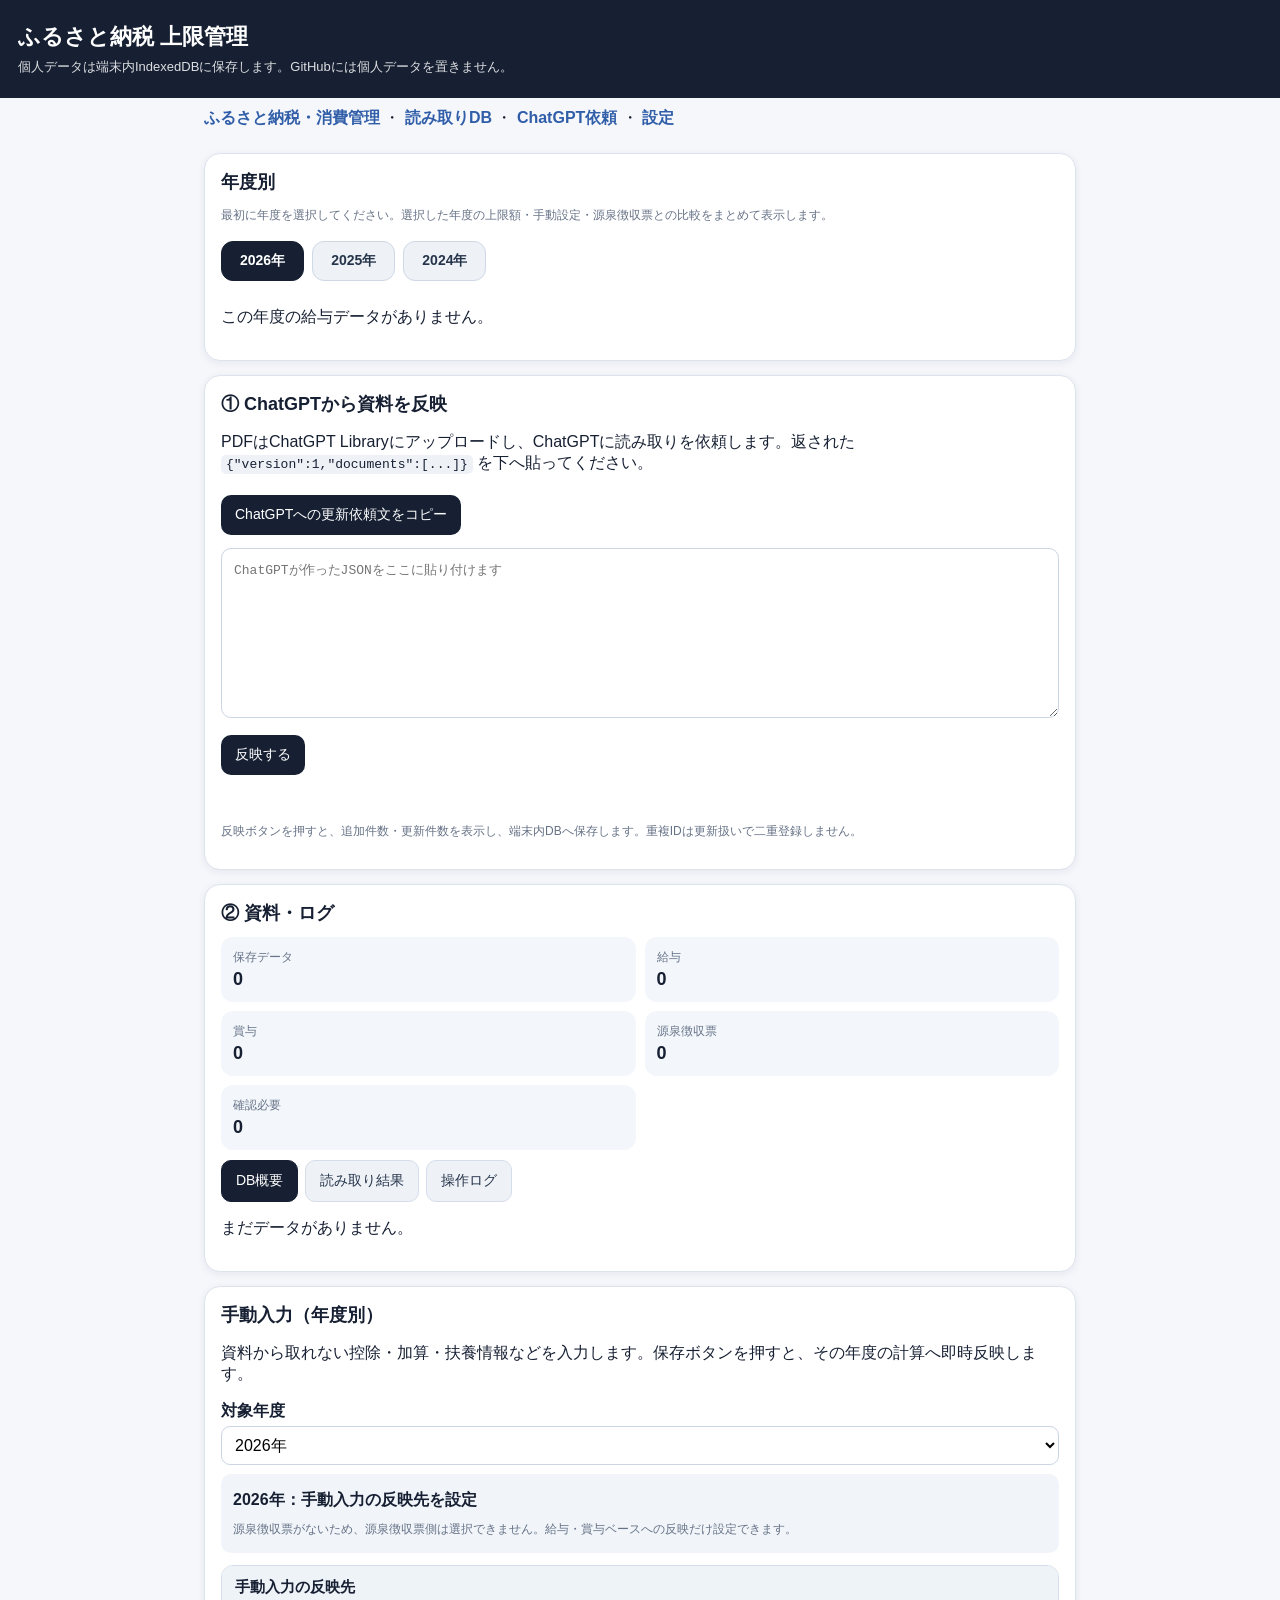
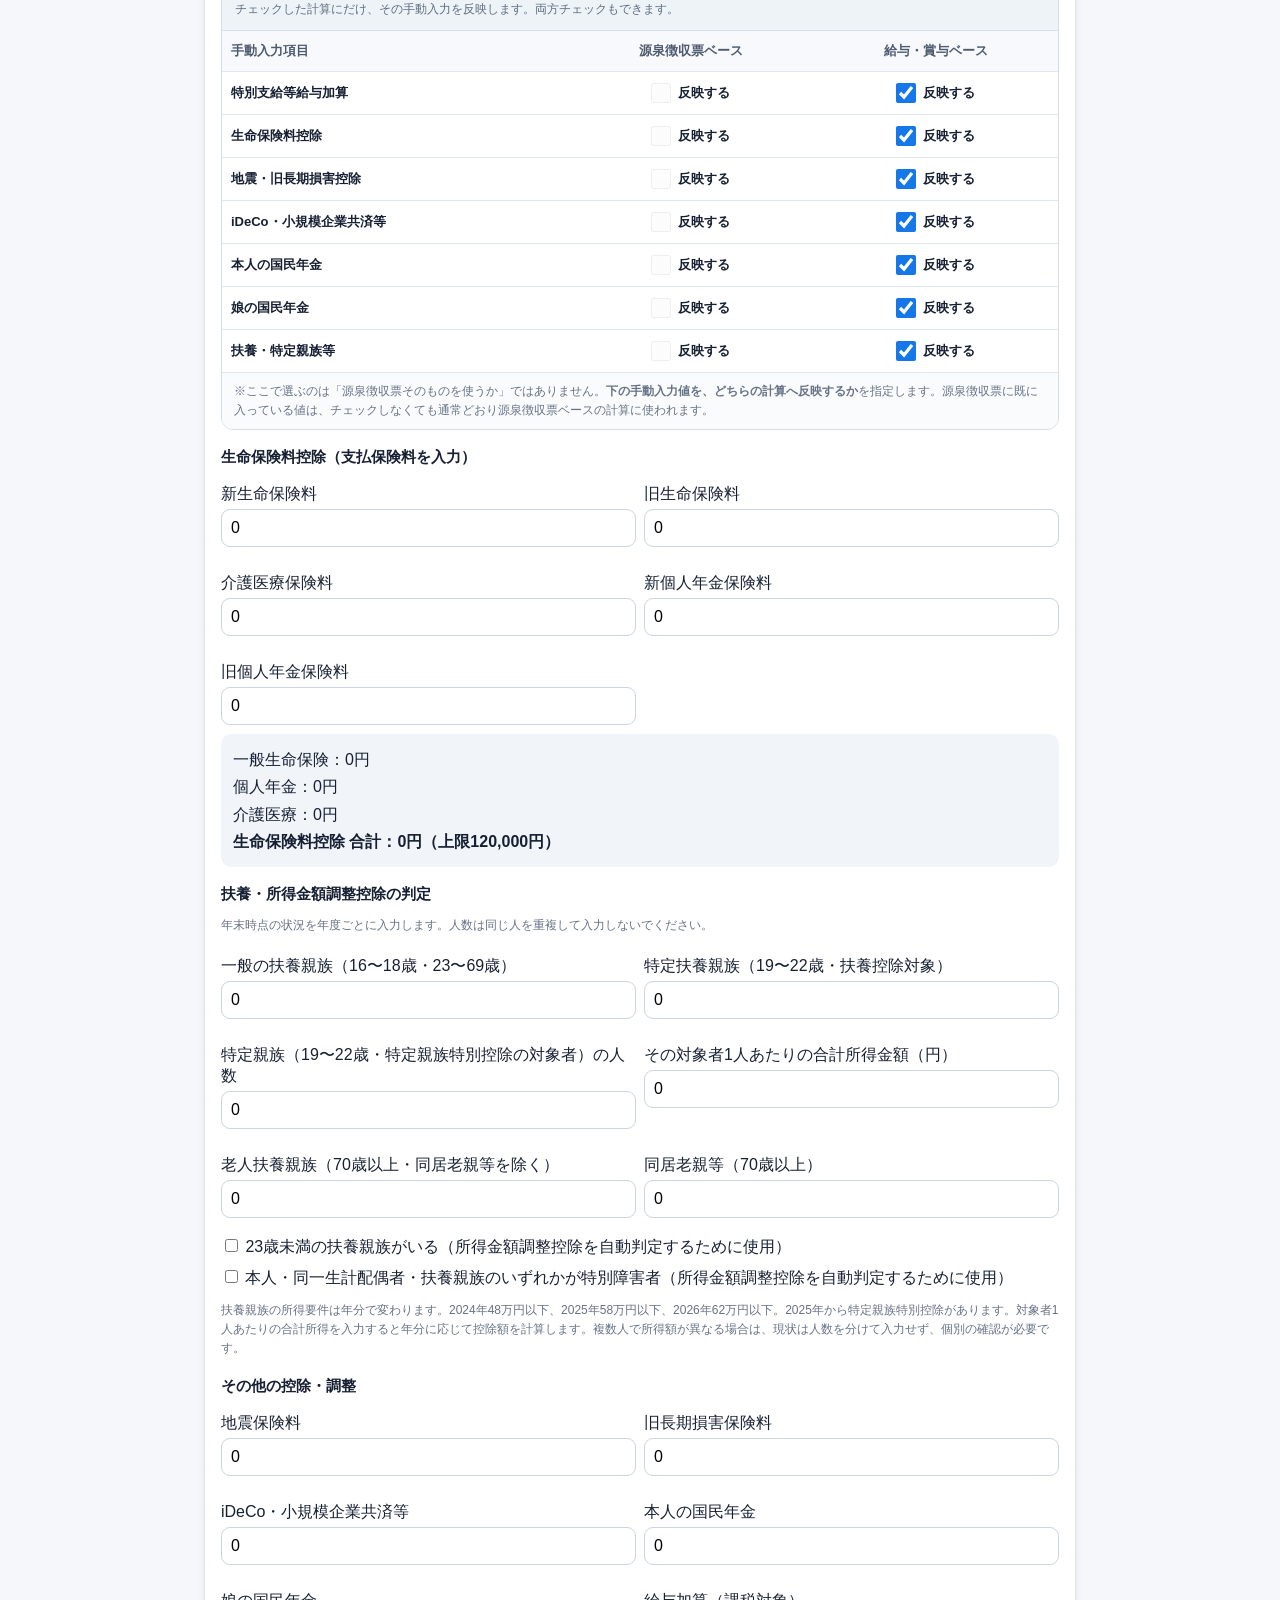
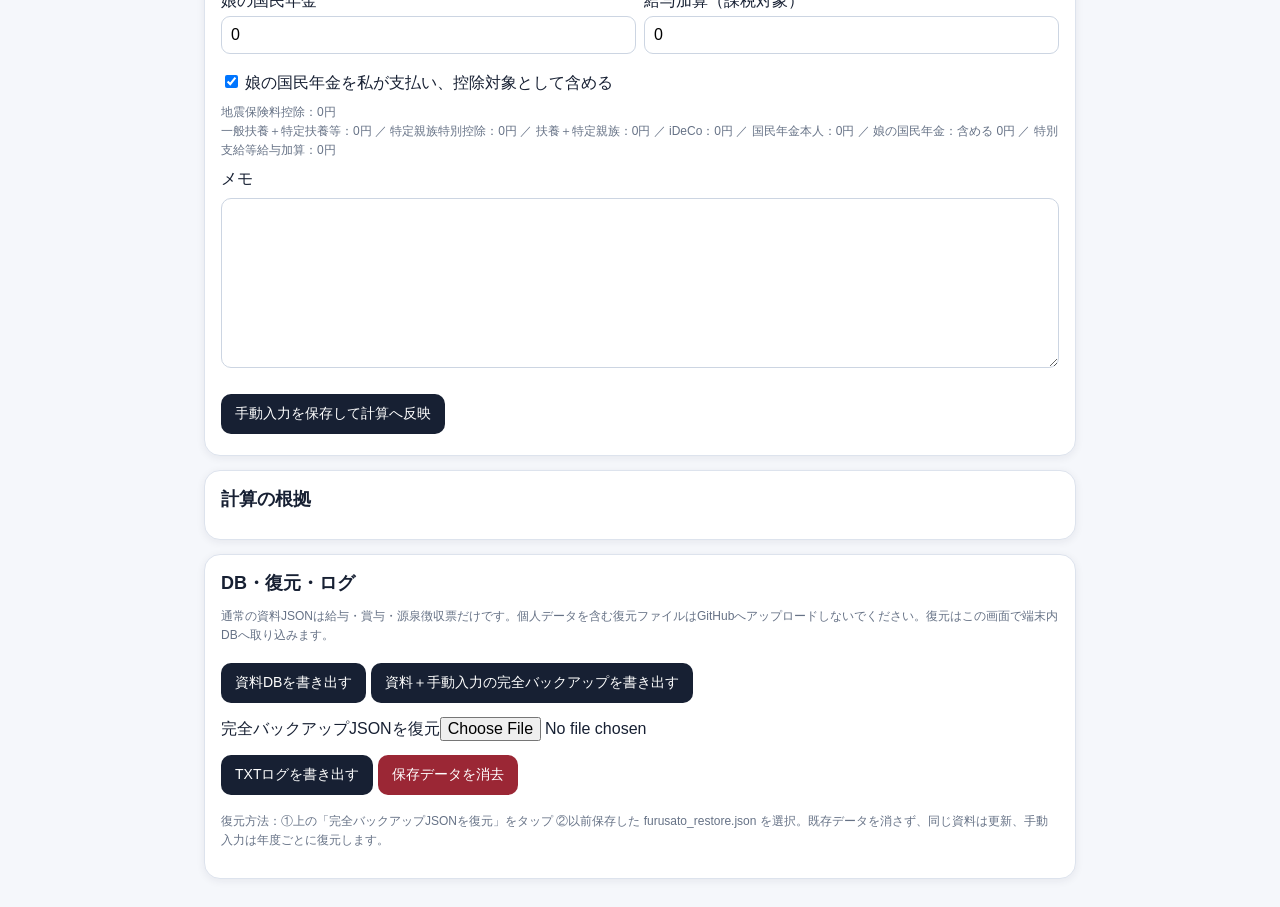
<file: index.html>
<!doctype html><html lang="ja"><head><meta charset="utf-8"><meta name="viewport" content="width=device-width,initial-scale=1,viewport-fit=cover"><title>ふるさと納税 上限管理</title><link rel="stylesheet" href="style.css"><link rel="manifest" href="manifest.json"><meta name="theme-color" content="#315ea8"></head><body><header><h1>ふるさと納税 上限管理</h1><p>個人データは端末内IndexedDBに保存します。GitHubには個人データを置きません。</p></header><nav class="topnav"><a href="./consumption.html">ふるさと納税・消費管理</a> ・ <a href="./database.html">読み取りDB</a> ・ <a href="./request.html">ChatGPT依頼</a> ・ <a href="./settings.html">設定</a></nav><main>
<section class="card" id="yearWorkspace"><h2>年度別</h2><p class="note">最初に年度を選択してください。選択した年度の上限額・手動設定・源泉徴収票との比較をまとめて表示します。</p><div id="yearTabs" class="year-tabs" role="tablist"></div><div id="summary"></div></section>
<section class="card"><h2>① ChatGPTから資料を反映</h2><p>PDFはChatGPT Libraryにアップロードし、ChatGPTに読み取りを依頼します。返された <code>{"version":1,"documents":[...]}</code> を下へ貼ってください。</p><button id="copyPrompt">ChatGPTへの更新依頼文をコピー</button><textarea id="jsonInput" placeholder='ChatGPTが作ったJSONをここに貼り付けます'></textarea><button id="reflectJson">反映する</button><div id="actionMessage" class="message"></div><p class="note">反映ボタンを押すと、追加件数・更新件数を表示し、端末内DBへ保存します。重複IDは更新扱いで二重登録しません。</p></section>
<section class="card"><h2>② 資料・ログ</h2><div id="status"></div><div class="tabbar" role="tablist"><button class="logtab active" data-logtab="overview">DB概要</button><button class="logtab" data-logtab="readout">読み取り結果</button><button class="logtab" data-logtab="logs">操作ログ</button></div><div id="logtab-overview"><div id="documents"></div></div><div id="logtab-readout" hidden><p class="note">資料から読み取って保存した全項目です。通常の計算画面には表示せず、必要なときだけここで確認できます。</p><div id="yearTables"></div></div><div id="logtab-logs" hidden><div id="logList"></div></div></section>
<section class="card" id="manualForm"><h2>手動入力（年度別）</h2><p>資料から取れない控除・加算・扶養情報などを入力します。保存ボタンを押すと、その年度の計算へ即時反映します。</p><label><strong>対象年度</strong> <select id="manualYear"></select></label><div id="manualSourceMode" class="calcbox"></div><div class="manual-target-box"><div class="manual-target-title"><strong>手動入力の反映先</strong><span>チェックした計算にだけ、その手動入力を反映します。両方チェックもできます。</span></div><div class="tablewrap manual-target-wrap"><table class="manual-target-table"><thead><tr><th>手動入力項目</th><th>源泉徴収票ベース</th><th>給与・賞与ベース</th></tr></thead><tbody><tr><th>特別支給等給与加算</th><td><label class="target-check"><input id="basisTemporarySource" type="checkbox"><span>反映する</span></label></td><td><label class="target-check"><input id="basisTemporarySalary" type="checkbox"><span>反映する</span></label></td></tr><tr><th>生命保険料控除</th><td><label class="target-check"><input id="basisLifeSource" type="checkbox"><span>反映する</span></label></td><td><label class="target-check"><input id="basisLifeSalary" type="checkbox"><span>反映する</span></label></td></tr><tr><th>地震・旧長期損害控除</th><td><label class="target-check"><input id="basisEarthquakeSource" type="checkbox"><span>反映する</span></label></td><td><label class="target-check"><input id="basisEarthquakeSalary" type="checkbox"><span>反映する</span></label></td></tr><tr><th>iDeCo・小規模企業共済等</th><td><label class="target-check"><input id="basisIdecoSource" type="checkbox"><span>反映する</span></label></td><td><label class="target-check"><input id="basisIdecoSalary" type="checkbox"><span>反映する</span></label></td></tr><tr><th>本人の国民年金</th><td><label class="target-check"><input id="basisNationalPensionSource" type="checkbox"><span>反映する</span></label></td><td><label class="target-check"><input id="basisNationalPensionSalary" type="checkbox"><span>反映する</span></label></td></tr><tr><th>娘の国民年金</th><td><label class="target-check"><input id="basisDaughterNationalPensionSource" type="checkbox"><span>反映する</span></label></td><td><label class="target-check"><input id="basisDaughterNationalPensionSalary" type="checkbox"><span>反映する</span></label></td></tr><tr><th>扶養・特定親族等</th><td><label class="target-check"><input id="basisDependentsSource" type="checkbox"><span>反映する</span></label></td><td><label class="target-check"><input id="basisDependentsSalary" type="checkbox"><span>反映する</span></label></td></tr></tbody></table></div><p class="small">※ここで選ぶのは「源泉徴収票そのものを使うか」ではありません。<strong>下の手動入力値を、どちらの計算へ反映するか</strong>を指定します。源泉徴収票に既に入っている値は、チェックしなくても通常どおり源泉徴収票ベースの計算に使われます。</p></div><h3>生命保険料控除（支払保険料を入力）</h3><div class="formgrid"><label>新生命保険料<input id="newLife" type="number" min="0"></label><label>旧生命保険料<input id="oldLife" type="number" min="0"></label><label>介護医療保険料<input id="medical" type="number" min="0"></label><label>新個人年金保険料<input id="newPension" type="number" min="0"></label><label>旧個人年金保険料<input id="oldPension" type="number" min="0"></label></div><div id="lifeBreakdown" class="calcbox"></div><h3>扶養・所得金額調整控除の判定</h3><p class="small">年末時点の状況を年度ごとに入力します。人数は同じ人を重複して入力しないでください。</p><div class="formgrid"><label>一般の扶養親族（16〜18歳・23〜69歳）<input id="dependentsGeneral" type="number" min="0" step="1"></label><label>特定扶養親族（19〜22歳・扶養控除対象）<input id="dependentsSpecific" type="number" min="0" step="1"></label><label>特定親族（19〜22歳・特定親族特別控除の対象者）の人数<input id="specialDependentCount" type="number" min="0" step="1"></label><label>その対象者1人あたりの合計所得金額（円）<input id="specialDependentIncome" type="number" min="0"></label><label>老人扶養親族（70歳以上・同居老親等を除く）<input id="dependentsElderly" type="number" min="0" step="1"></label><label>同居老親等（70歳以上）<input id="dependentsElderlyCohabiting" type="number" min="0" step="1"></label></div><label><input id="under23Dependent" type="checkbox"> 23歳未満の扶養親族がいる（所得金額調整控除を自動判定するために使用）</label><label><input id="adjustmentSpecialDisabled" type="checkbox"> 本人・同一生計配偶者・扶養親族のいずれかが特別障害者（所得金額調整控除を自動判定するために使用）</label><p class="small">扶養親族の所得要件は年分で変わります。2024年48万円以下、2025年58万円以下、2026年62万円以下。2025年から特定親族特別控除があります。対象者1人あたりの合計所得を入力すると年分に応じて控除額を計算します。複数人で所得額が異なる場合は、現状は人数を分けて入力せず、個別の確認が必要です。</p><h3>その他の控除・調整</h3><div class="formgrid"><label>地震保険料<input id="earthquake" type="number" min="0"></label><label>旧長期損害保険料<input id="oldLongTermDamage" type="number" min="0"></label><label>iDeCo・小規模企業共済等<input id="ideco" type="number" min="0"></label><label>本人の国民年金<input id="nationalPension" type="number" min="0"></label><label>娘の国民年金<input id="daughterNationalPension" type="number" min="0"></label><label>給与加算（課税対象）<input id="temporary" type="number" min="0"></label></div><label><input id="daughterPensionEligible" type="checkbox" checked> 娘の国民年金を私が支払い、控除対象として含める</label><div id="earthquakeResult" class="small"></div><div id="manualSummary" class="small"></div><label>メモ<textarea id="manualNote"></textarea></label><button id="saveManual">手動入力を保存して計算へ反映</button></section>
<section class="card"><h2>計算の根拠</h2><div id="details"></div></section>
<section class="card"><h2>DB・復元・ログ</h2><p class="note">通常の資料JSONは給与・賞与・源泉徴収票だけです。個人データを含む復元ファイルはGitHubへアップロードしないでください。復元はこの画面で端末内DBへ取り込みます。</p><button id="exportDb">資料DBを書き出す</button><button id="exportBackup">資料＋手動入力の完全バックアップを書き出す</button><label class="filepick">完全バックアップJSONを復元<input id="restoreFile" type="file" accept="application/json,.json"></label><button id="exportLog">TXTログを書き出す</button><button id="clearDb" class="danger">保存データを消去</button><p class="small">復元方法：①上の「完全バックアップJSONを復元」をタップ ②以前保存した furusato_restore.json を選択。既存データを消さず、同じ資料は更新、手動入力は年度ごとに復元します。</p></section>
</main><script src="tax-tables.js"></script><script src="app.js" type="module"></script><script>if('serviceWorker' in navigator)navigator.serviceWorker.register('service-worker.js').catch(()=>{});</script></body></html>
</file>
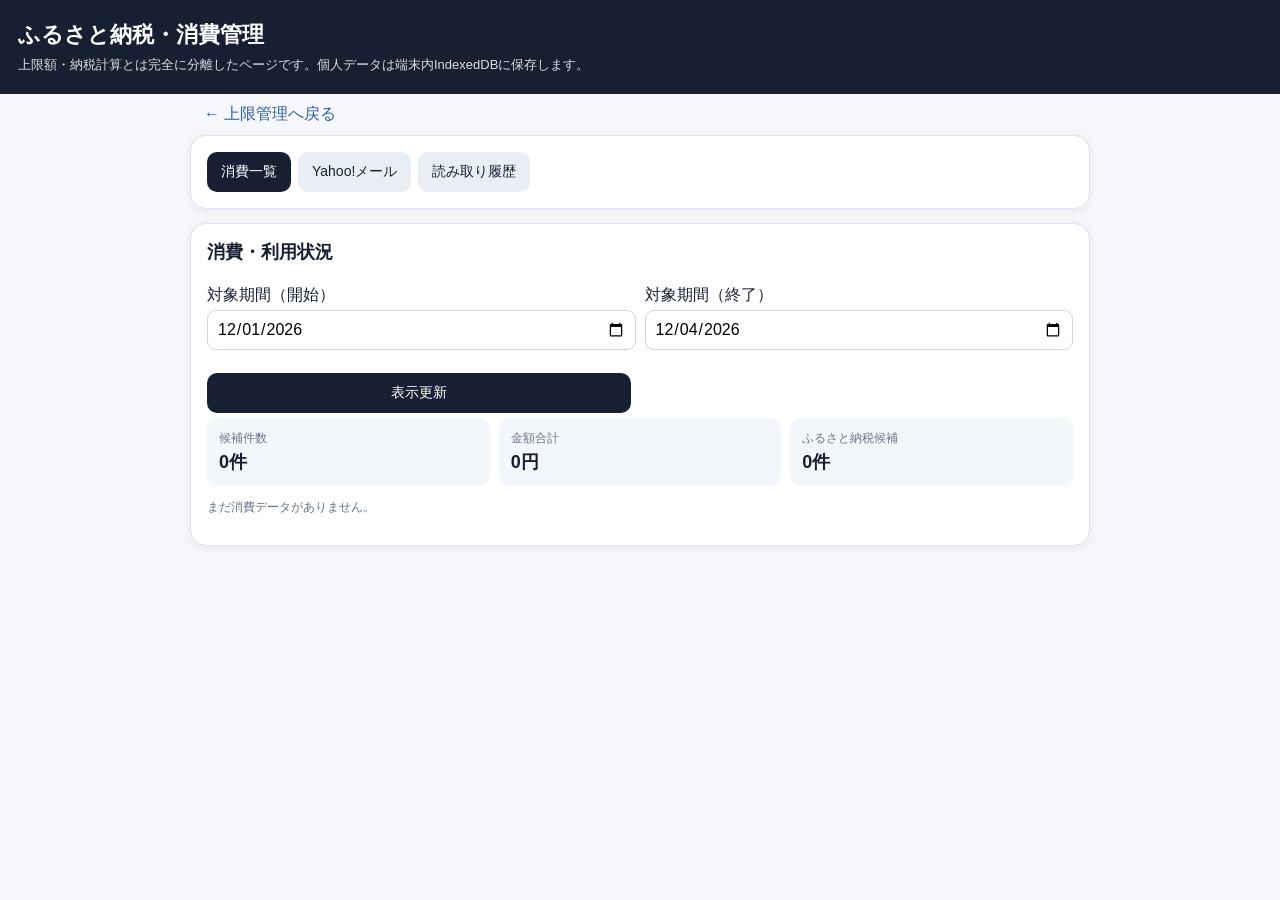
<file: consumption.html>
<!doctype html><html lang="ja"><head><meta charset="utf-8"><meta name="viewport" content="width=device-width,initial-scale=1,viewport-fit=cover"><title>ふるさと納税 消費管理</title><link rel="stylesheet" href="consumption.css"></head><body>
<header><h1>ふるさと納税・消費管理</h1><p>上限額・納税計算とは完全に分離したページです。個人データは端末内IndexedDBに保存します。</p></header>
<nav class="topnav"><a href="./index.html">← 上限管理へ戻る</a></nav>
<main>
<section class="card"><div class="tabs"><button class="tab active" data-tab="dashboard">消費一覧</button><button class="tab" data-tab="yahoo">Yahoo!メール</button><button class="tab" data-tab="history">読み取り履歴</button></div></section>
<section id="tab-dashboard" class="tabpage active"><div class="card"><h2>消費・利用状況</h2><div class="toolbar"><label>対象期間（開始）<input id="listFrom" type="date"></label><label>対象期間（終了）<input id="listTo" type="date"></label><button id="refreshList">表示更新</button></div><div id="summary" class="grid"></div><div id="records"></div></div></section>
<section id="tab-yahoo" class="tabpage" hidden><div class="card"><h2>Yahoo!メール連携</h2><p class="note">Yahoo! Mail は現在、公式の一般向けREST APIではなく、Yahoo OAuth 2.0で認可したIMAP読み取りを中継サーバー経由で行う構成です。メール本文・件名を端末内で解析し、消費候補だけを保存します。</p><div class="grid"><div class="metric"><span>連携状態</span><b id="mailStatus">未連携</b></div><div class="metric"><span>最後に成功した日</span><b id="throughDate">—</b></div></div><div class="formgrid"><label>読み取り開始日<input id="mailFrom" type="date"></label><label>読み取り終了日<input id="mailTo" type="date"></label></div><label>検索キーワード（任意）<input id="mailQuery" placeholder="例：ふるさと納税、楽天、寄附、返礼品"></label><div><button id="connectYahoo">Yahoo!メールを連携</button><button id="readYahoo">指定期間を読み取る</button><button id="resetHistory" class="danger">履歴をリセット</button></div><div id="mailMessage" class="message"></div><p class="small">通常の読み取りでは、成功済みのメッセージIDを再取得しません。また「成功済み最終日」より前の期間は自動的に再走査しません。履歴リセット後は指定期間をもう一度読み取れます。</p></div>
<div class="card"><h2>取得・解析の設定</h2><label><input id="autoSkip" type="checkbox" checked> 既に成功したメールはスキップする</label><label><input id="saveRaw" type="checkbox"> 原文を保存する（個人情報が含まれる可能性があります）</label><p class="note">原文保存は初期OFFです。消費確認に必要な件名・送信者・日付・金額などの構造化情報だけを保存する設計です。</p></div></section>
<section id="tab-history" class="tabpage" hidden><div class="card"><h2>読み取り履歴</h2><p class="note">「いつ、どの期間まで、何件取得に成功したか」を残します。履歴をリセットすると、次回は同じ期間を再取得できます。</p><div id="historyList"></div></div></section>
</main><script type="module" src="consumption.js"></script></body></html>
</file>
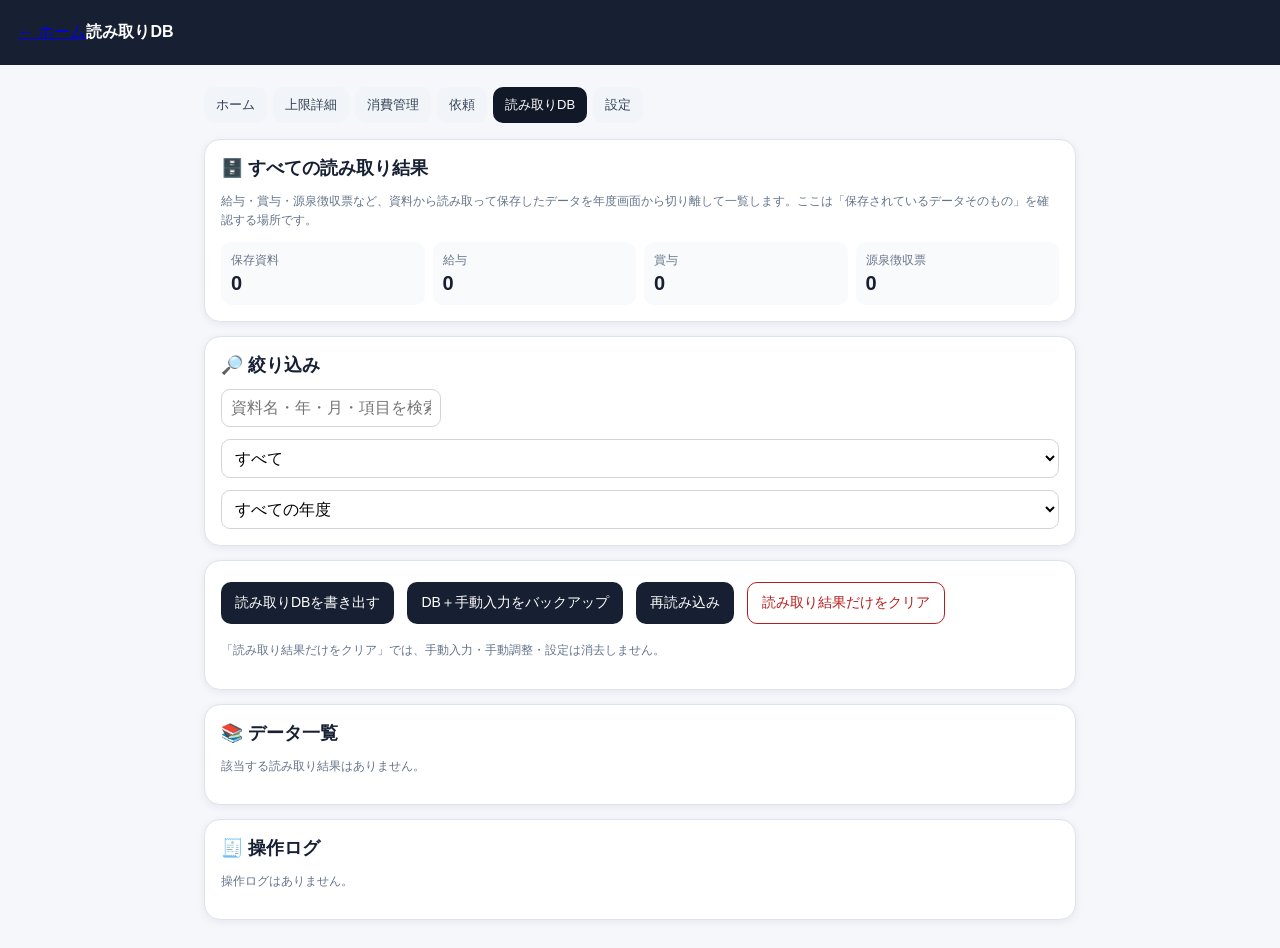
<file: database.html>
<!doctype html>
<html lang="ja"><head><meta charset="utf-8"><meta name="viewport" content="width=device-width,initial-scale=1,viewport-fit=cover"><title>読み取りDB</title><link rel="stylesheet" href="style.css"><style>
.menu{display:flex;gap:6px;overflow-x:auto;padding:8px 0;margin-bottom:8px}.menu a{white-space:nowrap;text-decoration:none;padding:9px 12px;border-radius:10px;background:#f1f5f9;color:#334155;font-size:13px}.menu a.active{background:#111827;color:#fff}.filters{display:flex;gap:8px;flex-wrap:wrap}.filters input,.filters select{padding:9px;border:1px solid #d1d5db;border-radius:9px;background:#fff}.metrics{display:grid;grid-template-columns:repeat(4,minmax(0,1fr));gap:8px}.metric{background:#f8fafc;border-radius:10px;padding:10px}.metric b{display:block;font-size:20px}.small{font-size:12px;color:#64748b}.dbrow{border-top:1px solid #e5e7eb;padding:10px 0}.dbrow summary{cursor:pointer}.pill{display:inline-block;padding:2px 7px;border-radius:999px;background:#eef2ff;font-size:12px}.warn{color:#b45309}.ok{color:#047857}pre{white-space:pre-wrap;word-break:break-word;background:#f8fafc;border-radius:10px;padding:10px;font-size:11px;max-height:520px;overflow:auto}.actions{display:flex;gap:8px;flex-wrap:wrap}.danger{border:1px solid #b91c1c!important;color:#b91c1c!important;background:#fff!important}
@media(max-width:600px){.metrics{grid-template-columns:repeat(2,minmax(0,1fr))}}
</style></head><body>
<header><div><a href="index.html" class="back">← ホーム</a><strong>読み取りDB</strong></div></header><main>
<nav class="menu"><a href="index.html">ホーム</a><a href="index.html">上限詳細</a><a href="consumption.html">消費管理</a><a href="request.html">依頼</a><a class="active" href="database.html">読み取りDB</a><a href="settings.html">設定</a></nav>
<section class="card"><h2>🗄️ すべての読み取り結果</h2><p class="small">給与・賞与・源泉徴収票など、資料から読み取って保存したデータを年度画面から切り離して一覧します。ここは「保存されているデータそのもの」を確認する場所です。</p><div id="metrics" class="metrics"></div></section>
<section class="card"><h2>🔎 絞り込み</h2><div class="filters"><input id="q" placeholder="資料名・年・月・項目を検索"><select id="kind"><option value="">すべて</option><option value="salary">給与</option><option value="bonus">賞与</option><option value="withholding">源泉徴収票</option></select><select id="year"><option value="">すべての年度</option></select></div></section>
<section class="card"><div class="actions"><button id="exportDb">読み取りDBを書き出す</button><button id="exportBackup">DB＋手動入力をバックアップ</button><button id="refresh" class="secondary">再読み込み</button><button id="clearReadResults" class="danger">読み取り結果だけをクリア</button></div><p class="small">「読み取り結果だけをクリア」では、手動入力・手動調整・設定は消去しません。</p><div id="message" class="small"></div></section>
<section class="card"><h2>📚 データ一覧</h2><div id="list"></div></section>
<section class="card"><h2>🧾 操作ログ</h2><div id="logs"></div></section>
</main>
<script>
const DB='furusatoStandaloneDB',DOCS='documents',LOGS='logs',META='meta';const $=id=>document.getElementById(id);const yen=n=>n==null||!Number.isFinite(Number(n))?'—':Math.round(Number(n)).toLocaleString('ja-JP')+'円';
function openDB(){return new Promise((res,rej)=>{const r=indexedDB.open(DB,3);r.onupgradeneeded=()=>{const db=r.result;if(!db.objectStoreNames.contains(DOCS))db.createObjectStore(DOCS,{keyPath:'id'});if(!db.objectStoreNames.contains(LOGS))db.createObjectStore(LOGS,{keyPath:'id',autoIncrement:true});if(!db.objectStoreNames.contains(META))db.createObjectStore(META,{keyPath:'key'});};r.onsuccess=()=>res(r.result);r.onerror=()=>rej(r.error)})}
function tx(store,mode,fn){return openDB().then(db=>new Promise((res,rej)=>{const t=db.transaction(store,mode),s=t.objectStore(store);let out;try{out=fn(s)}catch(e){rej(e);return}t.oncomplete=()=>res(out);t.onerror=()=>rej(t.error)}))}
const allDocs=()=>tx(DOCS,'readonly',s=>new Promise((res,rej)=>{const r=s.getAll();r.onsuccess=()=>res(r.result);r.onerror=()=>rej(r.error)}));const allLogs=()=>tx(LOGS,'readonly',s=>new Promise((res,rej)=>{const r=s.getAll();r.onsuccess=()=>res(r.result);r.onerror=()=>rej(r.error)}));
function esc(v){return String(v??'').replace(/[&<>"']/g,c=>({'&':'&amp;','<':'&lt;','>':'&gt;','"':'&quot;',"'":'&#39;'}[c]))}
function kindLabel(k){return k==='salary'?'給与':k==='bonus'?'賞与':k==='withholding'?'源泉徴収票':k||'不明'}
function download(name,text,type='application/json'){const a=document.createElement('a');a.href=URL.createObjectURL(new Blob([text],{type}));a.download=name;a.click();setTimeout(()=>URL.revokeObjectURL(a.href),1000)}
let docs=[],logs=[];
function render(){const q=$('q').value.trim().toLowerCase(),kind=$('kind').value,year=$('year').value;const rows=docs.filter(d=>(!kind||d.kind===kind)&&(!year||String(d.year)===year)&&(!q||JSON.stringify(d).toLowerCase().includes(q))).sort((a,b)=>(b.year||0)-(a.year||0)||(b.month||0)-(a.month||0)||String(a.kind).localeCompare(String(b.kind)));const counts={salary:docs.filter(d=>d.kind==='salary').length,bonus:docs.filter(d=>d.kind==='bonus').length,withholding:docs.filter(d=>d.kind==='withholding').length,review:docs.filter(d=>d.needsReview).length};$('metrics').innerHTML=`<div class="metric"><span>保存資料</span><b>${docs.length}</b></div><div class="metric"><span>給与</span><b>${counts.salary}</b></div><div class="metric"><span>賞与</span><b>${counts.bonus}</b></div><div class="metric"><span>源泉徴収票</span><b>${counts.withholding}</b></div>`;$('list').innerHTML=rows.length?rows.map(d=>`<details class="dbrow"><summary><b>${esc(d.year||'—')}年${d.month?esc(d.month)+'月 ':''}${esc(d.name||d.document||'資料')}</b>　<span class="pill">${kindLabel(d.kind)}</span>　${d.needsReview?'<span class="warn">要確認</span>':'<span class="ok">保存済み</span>'}</summary><div class="small" style="margin:7px 0">ID: ${esc(d.id)}　保存項目: ${Object.keys(d).length}項目</div><pre>${esc(JSON.stringify(d,null,2))}</pre></details>`).join(''):'<p class="small">該当する読み取り結果はありません。</p>'}
async function load(){docs=await allDocs();logs=await allLogs();const years=[...new Set(docs.map(d=>d.year).filter(Boolean))].sort((a,b)=>b-a);const old=$('year').value;$('year').innerHTML='<option value="">すべての年度</option>'+years.map(y=>`<option value="${esc(y)}">${esc(y)}年</option>`).join('');if(years.includes(Number(old)))$('year').value=old;render();$('logs').innerHTML=logs.slice().sort((a,b)=>String(b.time).localeCompare(String(a.time))).map(x=>`<details class="dbrow"><summary>${esc(x.msg||'ログ')}　<span class="small">${esc(x.time||'')}</span></summary><pre>${esc(JSON.stringify(x,null,2))}</pre></details>`).join('')||'<p class="small">操作ログはありません。</p>'}
$('q').oninput=render;$('kind').onchange=render;$('year').onchange=render;$('refresh').onclick=load;$('exportDb').onclick=()=>download('furusato_db.json',JSON.stringify({version:1,documents:docs},null,2));
$('exportBackup').onclick=async()=>{const db=await openDB();const manual=await new Promise((res,rej)=>{const t=db.transaction(META,'readonly'),r=t.objectStore(META).get('manual');r.onsuccess=()=>res(r.result?.value||{});r.onerror=()=>rej(r.error)});download('furusato_restore.json',JSON.stringify({version:1,documents:docs,manual},null,2))};
$('clearReadResults').onclick=async()=>{if(!confirm('給与・賞与・源泉徴収票などの読み取り結果だけを消去します。手動入力・手動調整・設定は消去しません。実行しますか？'))return;const db=await openDB();await new Promise((res,rej)=>{const t=db.transaction(DOCS,'readwrite');t.objectStore(DOCS).clear();t.oncomplete=res;t.onerror=()=>rej(t.error)});$('message').textContent='読み取り結果だけを消去しました。手動入力は保持されています。';await load()};load().catch(e=>{$('message').textContent='DBを読み込めません：'+e.message});
</script><script>if('serviceWorker' in navigator)navigator.serviceWorker.register('service-worker.js?build=20261115-v45').catch(()=>{});</script></body></html>
</file>
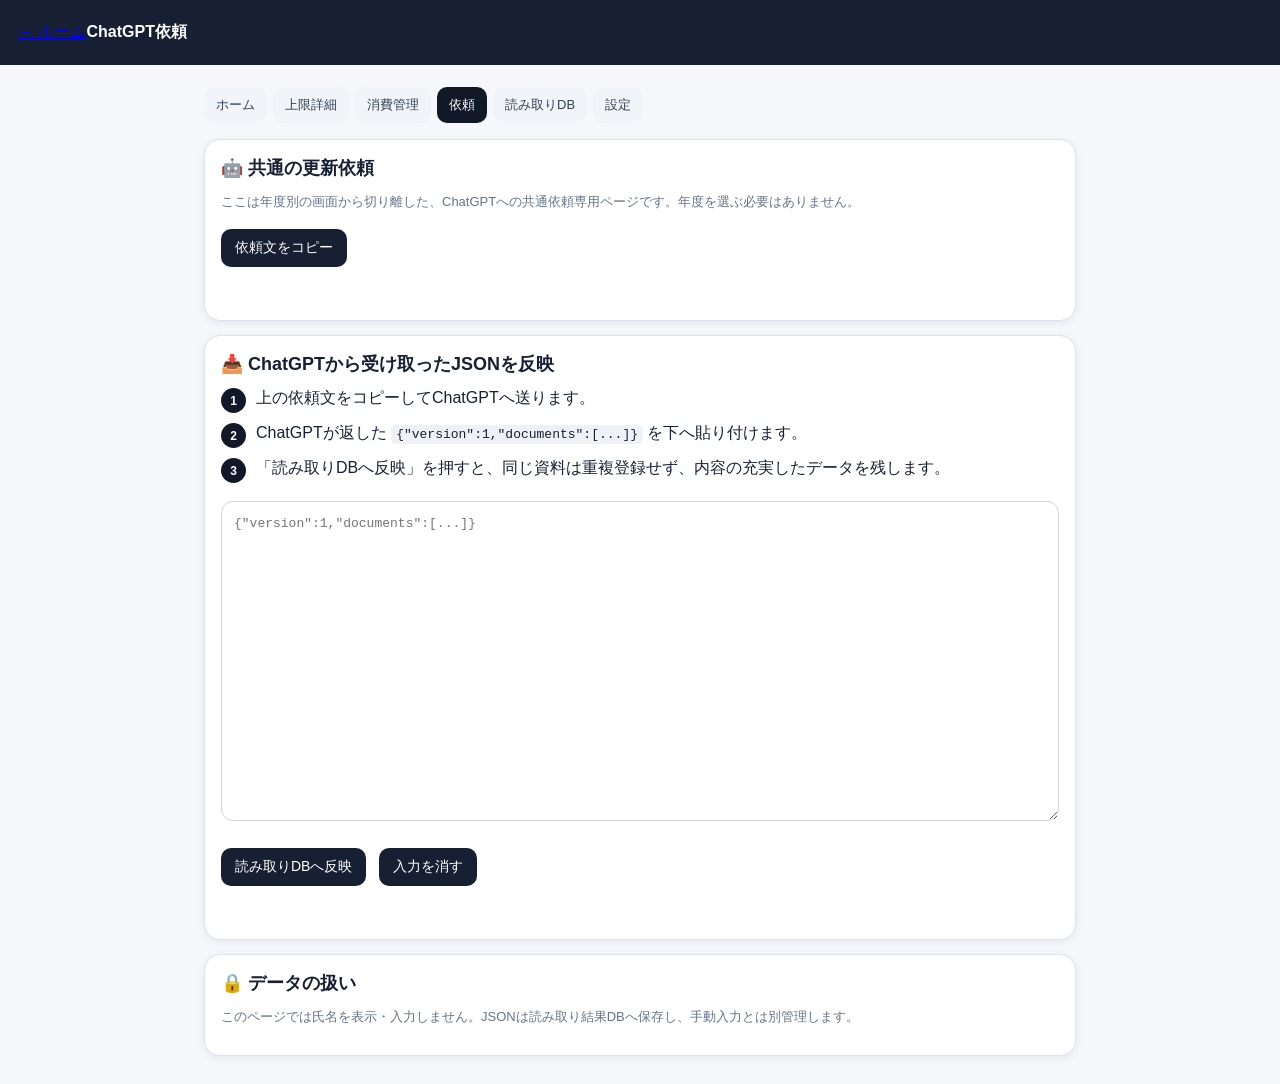
<file: request.html>
<!doctype html>
<html lang="ja"><head><meta charset="utf-8"><meta name="viewport" content="width=device-width,initial-scale=1,viewport-fit=cover"><title>ChatGPT依頼</title><link rel="stylesheet" href="style.css"><style>
.menu{display:flex;gap:6px;overflow-x:auto;padding:8px 0;margin-bottom:8px}.menu a{white-space:nowrap;text-decoration:none;padding:9px 12px;border-radius:10px;background:#f1f5f9;color:#334155;font-size:13px}.menu a.active{background:#111827;color:#fff}.wide{width:100%;box-sizing:border-box;min-height:320px;padding:12px;border:1px solid #d1d5db;border-radius:12px;font:13px/1.5 ui-monospace,SFMono-Regular,Menlo,monospace}.hint{color:#64748b;font-size:13px}.ok{color:#047857}.error{color:#b91c1c}.actions{display:flex;gap:8px;flex-wrap:wrap}.actions button{padding:10px 14px}.status{min-height:24px;margin-top:8px}.step{display:flex;gap:10px;align-items:flex-start;margin:10px 0}.step b{display:inline-flex;width:25px;height:25px;align-items:center;justify-content:center;border-radius:50%;background:#111827;color:#fff;font-size:12px;flex:none}
</style></head><body>
<header><div><a href="index.html" class="back">← ホーム</a><strong>ChatGPT依頼</strong></div></header>
<main>
<nav class="menu"><a href="index.html">ホーム</a><a href="index.html">上限詳細</a><a href="consumption.html">消費管理</a><a class="active" href="request.html">依頼</a><a href="database.html">読み取りDB</a><a href="settings.html">設定</a></nav>
<section class="card"><h2>🤖 共通の更新依頼</h2><p class="hint">ここは年度別の画面から切り離した、ChatGPTへの共通依頼専用ページです。年度を選ぶ必要はありません。</p><div class="actions"><button id="copyPrompt">依頼文をコピー</button></div><div id="copyStatus" class="status" aria-live="polite"></div></section>
<section class="card"><h2>📥 ChatGPTから受け取ったJSONを反映</h2><div class="step"><b>1</b><div>上の依頼文をコピーしてChatGPTへ送ります。</div></div><div class="step"><b>2</b><div>ChatGPTが返した <code>{"version":1,"documents":[...]}</code> を下へ貼り付けます。</div></div><div class="step"><b>3</b><div>「読み取りDBへ反映」を押すと、同じ資料は重複登録せず、内容の充実したデータを残します。</div></div><textarea id="jsonInput" class="wide" placeholder='{"version":1,"documents":[...]}'></textarea><div class="actions" style="margin-top:10px"><button id="reflectJson">読み取りDBへ反映</button><button id="clearInput" class="secondary">入力を消す</button></div><div id="importStatus" class="status" aria-live="polite"></div></section>
<section class="card"><h2>🔒 データの扱い</h2><p class="hint">このページでは氏名を表示・入力しません。JSONは読み取り結果DBへ保存し、手動入力とは別管理します。</p></section>
</main>
<script>
const DB='furusatoStandaloneDB',DOCS='documents',LOGS='logs';
const $=id=>document.getElementById(id), num=v=>{const n=Number(String(v??'').replace(/,/g,''));return Number.isFinite(n)?n:0};
function openDB(){return new Promise((res,rej)=>{const r=indexedDB.open(DB,3);r.onupgradeneeded=()=>{const db=r.result;if(!db.objectStoreNames.contains(DOCS))db.createObjectStore(DOCS,{keyPath:'id'});if(!db.objectStoreNames.contains(LOGS))db.createObjectStore(LOGS,{keyPath:'id',autoIncrement:true});if(!db.objectStoreNames.contains('meta'))db.createObjectStore('meta',{keyPath:'key'});};r.onsuccess=()=>res(r.result);r.onerror=()=>rej(r.error)})}
function tx(store,mode,fn){return openDB().then(db=>new Promise((res,rej)=>{const t=db.transaction(store,mode),s=t.objectStore(store);let out;try{out=fn(s)}catch(e){rej(e);return}t.oncomplete=()=>res(out);t.onerror=()=>rej(t.error)}))}
const allDocs=()=>tx(DOCS,'readonly',s=>new Promise((res,rej)=>{const r=s.getAll();r.onsuccess=()=>res(r.result);r.onerror=()=>rej(r.error)}));
const putDoc=d=>tx(DOCS,'readwrite',s=>s.put(d));
function delDoc(id){return tx(DOCS,'readwrite',s=>s.delete(id))}
const putLog=e=>tx(LOGS,'readwrite',s=>s.add(e));
function inferKind(d){const text=[d.kind,d.type,d.name,d.document,d.source,d.fileName,d.filename].filter(Boolean).join(' ').toLowerCase();if(/gense[nb]|源泉|withholding/.test(text))return'withholding';if(/bonus|賞与/.test(text))return'bonus';if(/chinginmeisai|給与|賃金|payment\s*slip|salary/.test(text))return'salary';if(d.bonusAmount!=null||d.standardBonusAmounts||d.decreeAmount!=null)return'bonus';if(d.taxableAmount!=null||d.paymentItems||d.deductionItems||d.baseSalaryBreakdown||d.workingRecord)return'salary';return d.kind||d.type||'unknown'}
function normalizeDocKey(v){return String(v??'').split(/[\\/]/).pop().replace(/\.(pdf|txt|json|csv)$/i,'').replace(/\s+/g,' ').trim().toLowerCase()}
function docIdentity(d){const y=Number(d?.year||0)||0,k=inferKind(d)||'unknown',m=d?.month==null?'annual':Number(d.month);if((k==='salary'||k==='bonus')&&y>0&&m!=='annual')return`${y}|${k}|${m}`;const named=[d?.document,d?.name,d?.fileName,d?.filename].find(v=>String(v??'').trim());if(named)return`${y}|${k}|${m}|${normalizeDocKey(named)}`;const drive=String(d?.driveFileId||'').trim();if(drive)return`${y}|${k}|${m}|drive:${drive}`;return`${y}|${k}|${m}|unnamed`}
function makeId(d){return docIdentity(d).replace(/[^0-9A-Za-z_|.-]+/g,'_')}
function richness(d){let n=0;for(const [k,v] of Object.entries(d||{}))if(v!=null&&v!==''&&!(Array.isArray(v)&&!v.length))n++;if(d?.rawText)n+=3;if(d?.paymentItems)n+=2;if(d?.deductionItems)n+=2;if(d?.readData)n+=2;return n}
function mapNested(d){const p=d.paymentItems||{},q=d.deductionItems||{},a=d.additionalPaymentItems||{},w=d.workingRecord||{},b=d.baseSalaryBreakdown||{},sm=d.standardMonthlyRemuneration||{},sb=d.standardBonusAmounts||{};const get=(o,...ks)=>{for(const k of ks)if(o[k]!=null)return o[k];return null};const out={...d};out.kind=inferKind(out);out.name=out.name||out.document||`${out.year||''}-${out.month||''}`;out.payDate=out.payDate||out.payday||out.date||null;out.year=Number(out.year||String(out.payDate||'').slice(0,4)||0);out.month=out.month==null?null:Number(out.month);if(out.kind==='salary'){out.totalPayment=out.totalPayment??null;out.taxable=out.taxable??out.taxableAmount??null;out.nonTaxable=out.nonTaxable??out.nonTaxableAmount??null;out.additional=out.additional??out.additionalPaymentTotal??null;out.net=out.net??out.netPayment??null;out.employment=out.employment??get(q,'雇用保険料');out.health=out.health??get(q,'健康保険料（基本','健康保険料（基本）');out.healthSpecial=out.healthSpecial??get(q,'健康保険料（特定','健康保険料（特定）');out.care=out.care??get(q,'介護保険料');out.pension=out.pension??get(q,'年金保険料');out.incomeTax=out.incomeTax??get(q,'所得税');out.residentTax=out.residentTax??get(q,'住民税');out.childSupport=out.childSupport??get(q,'子ども・子育て支援金');out.deductions=out.deductions??out.totalDeduction;out.paymentItems=p;out.deductionItems=q;out.additionalPaymentItems=a;out.workingRecord=w;out.baseSalaryBreakdown=b;out.standardMonthlyRemuneration=sm}else if(out.kind==='bonus'){out.amount=out.amount??out.bonusAmount??out.totalPayment??null;out.taxable=out.taxable??out.taxableGross??out.amount;out.totalPayment=out.totalPayment??out.amount;out.net=out.net??out.netPayment??null;out.employment=out.employment??get(q,'雇用保険料');out.health=out.health??get(q,'健康保険料（基本','健康保険料（基本）');out.healthSpecial=out.healthSpecial??get(q,'健康保険料（特定','健康保険料（特定）');out.care=out.care??get(q,'介護保険料');out.pension=out.pension??get(q,'年金保険料');out.childSupport=out.childSupport??get(q,'子ども・子育て支援金');out.incomeTax=out.incomeTax??get(q,'所得税');out.deductions=out.deductions??out.totalDeduction;out.paymentItems=p;out.deductionItems=q;out.standardBonusAmounts=sb}else if(out.kind==='withholding'){out.annualSalary=out.annualSalary??out.paymentAmount??out.支払金額??null;out.social=out.social??out.socialInsurance??out.社会保険料等の金額??null;out.incomeTax=out.incomeTax??out.withholdingTax??out.源泉徴収税額??null;out.salaryIncomeAfterDeduction=out.salaryIncomeAfterDeduction??out.employmentIncome??out.給与所得控除後の金額??null;out.deductionsTotal=out.deductionsTotal??out.deductions??out.所得控除の額の合計額??null;out.lifeInsuranceDeduction=out.lifeInsuranceDeduction??out.生命保険料の控除額??null;out.earthquakeInsuranceDeduction=out.earthquakeInsuranceDeduction??out.地震保険料の控除額??null;out.incomeAdjustment=out.incomeAdjustment??out.incomeAdjustmentDeduction??out.所得金額調整控除額??null;out.specialDependent=out.specialDependent??out.specialDependentDeduction??out.特定親族特別控除の額??null;out.dependentGeneralCount=out.dependentGeneralCount??out.generalDependentCount??out.一般扶養親族数??out.その他扶養親族数??null;out.dependentSpecificCount=out.dependentSpecificCount??out.specificDependentCount??out.特定扶養親族数??out.特定扶養親族の数??null;out.specialDependentCount=out.specialDependentCount??out.特定親族特別控除対象者数??out.特定親族特別扶養人数??null}return out}
function deriveSocial(d){return['employment','health','healthSpecial','care','childSupport','pension'].map(k=>num(d[k])).reduce((a,b)=>a+b,0)}
function normalizeDoc(raw){const d=mapNested({...raw});d.id=makeId(d);d.source=d.source||'ChatGPT JSON';d.status=d.status||'parsed';d.social=d.social==null?deriveSocial(d):num(d.social);if(d.kind==='salary'){d.missingFields=[];if(d.year<=0)d.missingFields.push('year');if(d.month==null)d.missingFields.push('month');if(d.taxable==null)d.missingFields.push('taxableAmount');d.needsReview=d.missingFields.length>0}else{d.missingFields=[];d.needsReview=false}return d}
function parseJson(text){let t=String(text||'').trim().replace(/^```(?:json)?\s*/i,'').replace(/\s*```$/,'').trim();if(!t)throw Error('JSONが空です');try{return JSON.parse(t)}catch(e){const a=t.indexOf('{'),b=t.lastIndexOf('}');if(a>=0&&b>a)return JSON.parse(t.slice(a,b+1));throw Error('JSONの形式が正しくありません。')}}
async function importDocs(text){const parsed=parseJson(text),list=Array.isArray(parsed)?parsed:parsed.documents;if(!Array.isArray(list)||!list.length)throw Error('documents配列がありません');const before=await allDocs(),groups=new Map(before.map(d=>[docIdentity(d),d]));let added=0,updated=0;for(const raw of list){const d=normalizeDoc(raw),key=docIdentity(d),old=groups.get(key);if(old&&old.id!==d.id)await delDoc(old.id);await putDoc(d);groups.set(key,d);old?updated++:added++}const all=await allDocs(),best=new Map();for(const d of all){const k=docIdentity(d),p=best.get(k);if(!p||richness(d)>richness(p))best.set(k,d)}let removed=0;for(const d of all){if(best.get(docIdentity(d)).id!==d.id){await delDoc(d.id);removed++}}await putLog({time:new Date().toISOString(),msg:'ChatGPT JSONを反映',count:list.length,added,updated,duplicatesRemoved:removed});return{added,updated,removed,total:best.size}}
const prompt=`【ふるさと納税アプリからの更新依頼】\n\nこの文章を受け取った場合、これは「ふるさと納税アプリ」の正式なデータ更新依頼として扱ってください。\nLibraryの最新資料と既存のアプリ用データを照合し、重複・差分を確認したうえで、アプリへ取り込むJSONを作成してください。\n\n【必須ルール】\n- 給与明細・賞与明細・源泉徴収票は、原文にある項目を省略せず構造化して保存する。\n- 読み取れない値は推測せずnullまたは要確認とし、前年・別資料・計算結果から勝手に補完しない。\n- 年度・資料種別・対象月を正確に保持し、その年度の制度に従う。\n- 個人名・氏名は読み取らず、JSONにも保存しない。氏名や推測情報から扶養区分を判断しない。\n- 源泉徴収票の扶養人数は原文の人数欄から読み取り、dependentGeneralCount / dependentSpecificCount / specialDependentCount / specialDependent を別々に保持する。\n- 「特定扶養親族」と「特定親族特別控除」は別制度として扱い、人数・金額を混同しない。\n- その年度に存在しない制度・項目を勝手に適用しない。\n- 手動入力値は資料JSONへ混ぜない。所得金額調整控除も手動入力値にしない。\n- 源泉徴収票ベースと給与・賞与の実績＋予測ベースは完全に分離し、相互に混ぜたり二重計上したりしない。\n- 同一資料を二重登録せず、新資料で置き換える場合も同一資料であることを確認する。\n\n【出力】\n説明文は付けず、アプリがそのまま取り込めるJSONだけを返してください。\n形式は必ず次のとおりです。\n{"version":1,"documents":[...]}`;
$('copyPrompt').onclick=async()=>{try{await navigator.clipboard.writeText(prompt);$('copyStatus').textContent='依頼文をコピーしました。';$('copyStatus').className='status ok'}catch(e){$('copyStatus').textContent='コピーできませんでした。下の依頼文を長押しでコピーしてください。';$('copyStatus').className='status error';const p=document.createElement('textarea');p.value=prompt;p.className='wide';$('copyStatus').after(p)}};
$('reflectJson').onclick=async()=>{const s=$('importStatus');try{const r=await importDocs($('jsonInput').value);s.textContent=`反映完了：追加${r.added}件／更新${r.updated}件／重複整理${r.removed}件。読み取りDBで確認できます。`;s.className='status ok';$('jsonInput').value=''}catch(e){s.textContent='反映できません：'+e.message;s.className='status error'}};
$('clearInput').onclick=()=>{$('jsonInput').value='';$('importStatus').textContent=''};
</script><script>if('serviceWorker' in navigator)navigator.serviceWorker.register('service-worker.js?build=20261115-v45').catch(()=>{});</script></body></html>
</file>
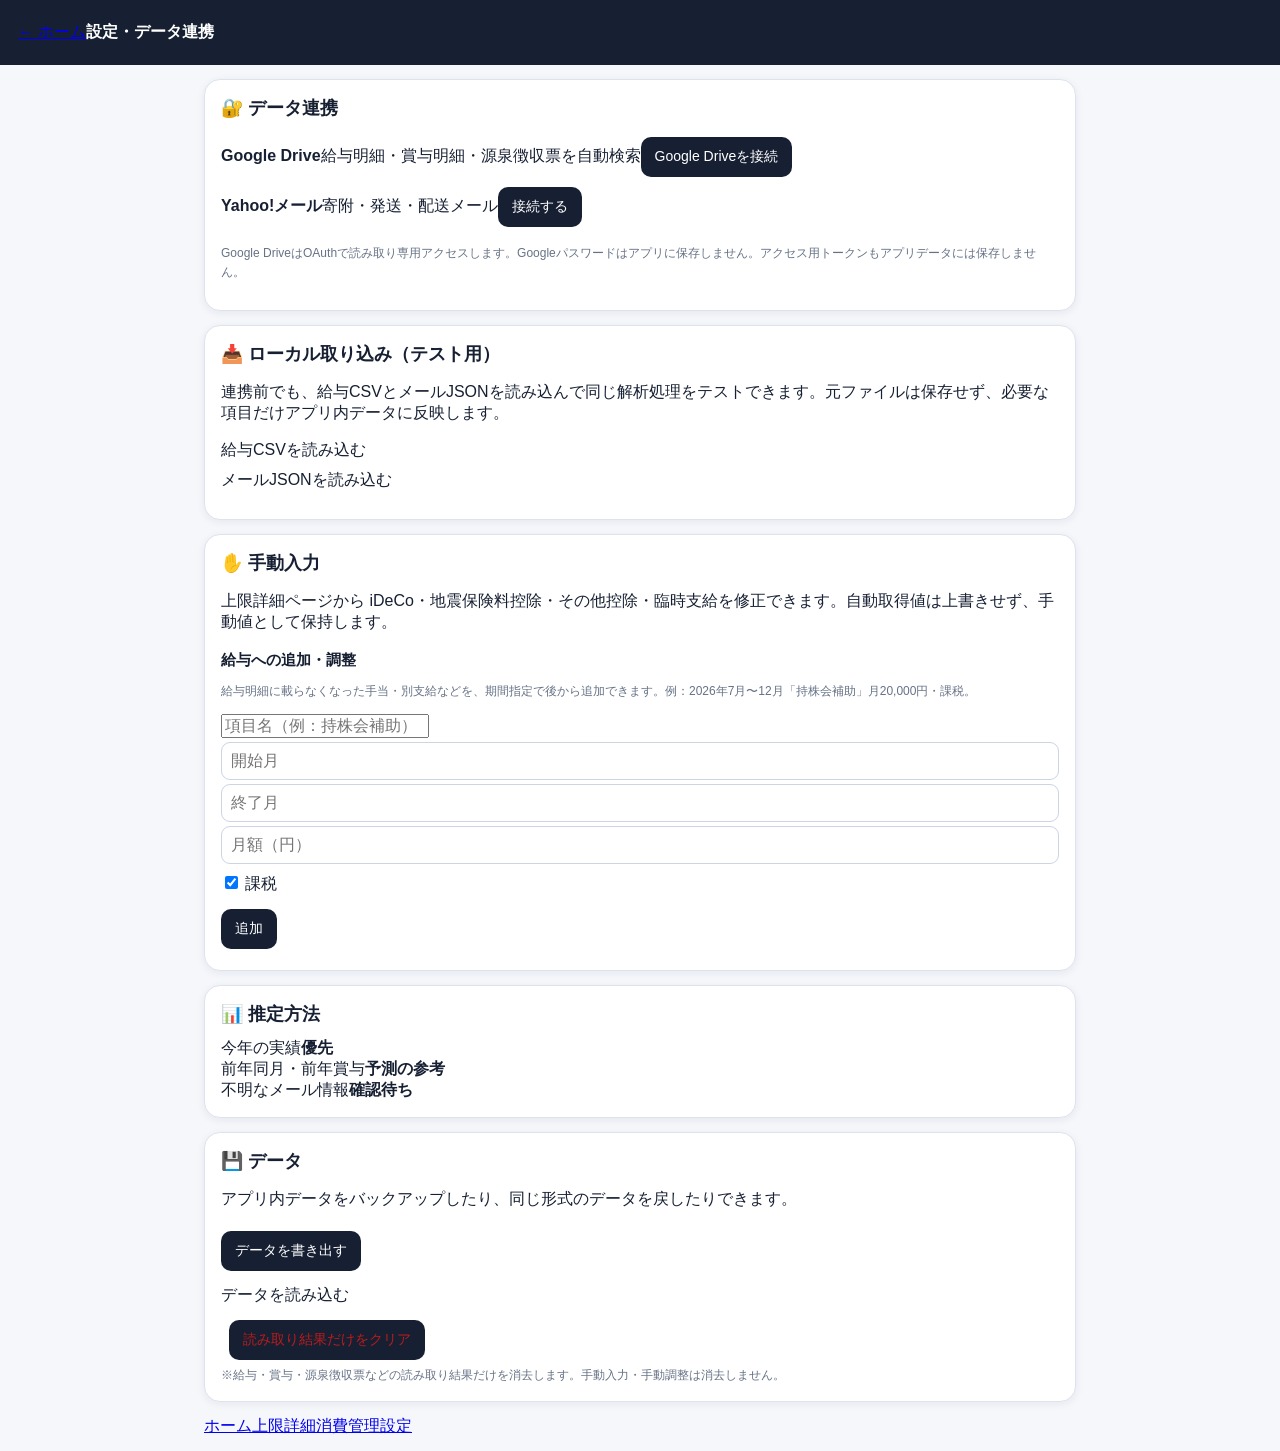
<file: settings.html>
<!doctype html><html lang="ja"><head><meta charset="utf-8"><meta name="viewport" content="width=device-width,initial-scale=1"><title>設定</title><link rel="stylesheet" href="style.css"></head><body><header><div><a href="index.html" class="back">← ホーム</a><strong>設定・データ連携</strong></div></header><main><section class="card"><h2>🔐 データ連携</h2>
<div class="connect"><b>Google Drive</b><span>給与明細・賞与明細・源泉徴収票を自動検索</span><button id="googleConnect">Google Driveを接続</button></div>
<div id="googleDrivePanel" class="subcard" hidden>
  <label>Google OAuth クライアントID<br><input id="googleClientId" class="wideInput" placeholder="xxxxx.apps.googleusercontent.com" autocomplete="off"></label>
  <div class="actions"><button id="googleSaveClient">IDを保存</button><button id="googleScan" disabled>給与・賞与・源泉徴収PDFを検索して取り込む</button><button id="googleDisconnect" class="secondary">接続解除</button></div>
  <div class="row"><span>読み取り対象年</span><strong><input id="importTargetYear" type="number" min="2000" max="2100" step="1" style="width:110px"> 年</strong></div><p class="note">今年分と前年分だけを読み取ります。例：2026年を対象にすると、2026年＋2025年だけが検索・解析対象です。</p><p id="googleStatus" class="note">未接続</p><p class="note">アプリ版: 2026-11-15-v45</p><div id="googleFiles" class="mini"></div><div class="subcard" style="margin-top:12px"><h3>📌 保存済みの取込履歴</h3><p class="note">ここに表示されるものは、実際にアプリ内データへ保存した取込結果です。タブを移動しても消えません。</p><div id="importHistory" class="mini"></div></div><div class="subcard" style="margin-top:12px"><h3>🔎 読み出しデータ診断（今回の原因確認用）</h3><p class="note">Google Driveから取得したPDFについて、候補・解析結果・保存先のデータをそのまま表示します。ここで「取得できたが保存できない」のか「取得自体ができていない」のかを切り分けます。</p><pre id="dbDiagnostics" style="white-space:pre-wrap;word-break:break-all;max-height:520px;overflow:auto;background:#f7f7f7;padding:10px;border-radius:8px;font-size:12px"></pre><button id="refreshDbDiagnostics" class="secondary">診断を更新</button> <button id="exportReadout" class="secondary">読み出し診断をTXT保存</button> <button id="exportOcrImage" class="secondary">OCR画像を表示・保存</button>
<div id="ocrImagePanel" hidden style="margin-top:12px;padding:10px;background:#f7f7f7;border-radius:10px">
  <p id="ocrImageStatus" class="note" style="margin-top:0">OCR画像をここに表示します。iPhoneでは画像を長押しして「写真に保存」できます。</p>
  <img id="ocrImagePreview" alt="最後にOCRした画像" style="display:block;max-width:100%;height:auto;background:#fff;border:1px solid #ddd;border-radius:8px">
  <div style="margin-top:10px;display:flex;gap:8px;flex-wrap:wrap">
    <button id="ocrImageShare" class="secondary">共有・保存</button>
    <button id="ocrImageOpen" class="secondary">画像を別画面で開く</button>
  </div>
</div></div>
</div>
<div class="connect"><b>Yahoo!メール</b><span>寄附・発送・配送メール</span><button onclick="startProvider('yahoo-mail')">接続する</button></div>
<p class="note">Google DriveはOAuthで読み取り専用アクセスします。Googleパスワードはアプリに保存しません。アクセス用トークンもアプリデータには保存しません。</p></section><section class="card"><h2>📥 ローカル取り込み（テスト用）</h2><p>連携前でも、給与CSVとメールJSONを読み込んで同じ解析処理をテストできます。元ファイルは保存せず、必要な項目だけアプリ内データに反映します。</p><label class="buttonlike">給与CSVを読み込む<input id="salaryCsv" type="file" accept=".csv,text/csv" hidden></label> <label class="buttonlike">メールJSONを読み込む<input id="emailJson" type="file" accept=".json,application/json" hidden></label><p id="importResult" class="note"></p></section><section class="card"><h2>✋ 手動入力</h2><p>上限詳細ページから iDeCo・地震保険料控除・その他控除・臨時支給を修正できます。自動取得値は上書きせず、手動値として保持します。</p><h3>給与への追加・調整</h3><p class="note">給与明細に載らなくなった手当・別支給などを、期間指定で後から追加できます。例：2026年7月〜12月「持株会補助」月20,000円・課税。</p><div class="miniForm"><input id="adjLabel" placeholder="項目名（例：持株会補助）"><input id="adjStart" type="number" min="1" max="12" placeholder="開始月"><input id="adjEnd" type="number" min="1" max="12" placeholder="終了月"><input id="adjAmount" type="number" min="0" step="100" placeholder="月額（円）"><label><input id="adjTaxable" type="checkbox" checked> 課税</label><button id="addTaxableAdjustment">追加</button></div><div id="taxableAdjustmentList" class="mini"></div></section><section class="card"><h2>📊 推定方法</h2><div class="row"><span>今年の実績</span><strong>優先</strong></div><div class="row"><span>前年同月・前年賞与</span><strong>予測の参考</strong></div><div class="row"><span>不明なメール情報</span><strong>確認待ち</strong></div></section><section class="card"><h2>💾 データ</h2><p>アプリ内データをバックアップしたり、同じ形式のデータを戻したりできます。</p><button id="exportData">データを書き出す</button> <label class="buttonlike">データを読み込む<input id="importFile" type="file" accept="application/json" hidden></label><button id="clearReadResults" type="button" style="margin-left:8px;border-color:#b91c1c;color:#b91c1c">読み取り結果だけをクリア</button><br><span class="small">※給与・賞与・源泉徴収票などの読み取り結果だけを消去します。手動入力・手動調整は消去しません。</span></section><nav><a href="index.html">ホーム</a><a href="index.html">上限詳細</a><a href="consumption.html">消費管理</a><a class="active" href="settings.html">設定</a></nav></main><script src="integration.js"></script><script src="tax-tables.js"></script><script src="app.js"></script><script>
function startProvider(provider){location.href='/api/oauth/'+provider+'/start';}
document.addEventListener('DOMContentLoaded',()=>{
 const out=document.getElementById('importResult'),sf=document.getElementById('salaryCsv'),ef=document.getElementById('emailJson');
 if(sf)sf.onchange=()=>{const f=sf.files[0];if(!f)return;const r=new FileReader();r.onload=()=>{const rows=FurusatoImport.parseSalaryCSV(r.result);if(!rows.length){out.textContent='給与CSVを認識できませんでした。';return}state.salaryRecords=rows.filter(x=>x.month<=9);const future=rows.filter(x=>x.month>9).map(x=>x.gross);if(future.length)state.forecastSalary=future;save();out.textContent=`給与 ${rows.length}か月分を読み込みました。`;location.reload()};r.readAsText(f)};
 if(ef)ef.onchange=()=>{const f=ef.files[0];if(!f)return;const r=new FileReader();r.onload=()=>{try{const data=JSON.parse(r.result);const emails=Array.isArray(data)?data:(data.emails||[]);const result=FurusatoImport.importEmails(emails,state);save();out.textContent=`メール ${result.added}件追加／重複 ${result.duplicates}件／確認待ち ${result.review}件`;location.reload()}catch(e){out.textContent='メールJSONを読み込めませんでした。'}};r.readAsText(f)};
 const panel=document.getElementById('googleDrivePanel'), idInput=document.getElementById('googleClientId'), connect=document.getElementById('googleConnect'), saveId=document.getElementById('googleSaveClient'), scan=document.getElementById('googleScan'), disconnect=document.getElementById('googleDisconnect'), status=document.getElementById('googleStatus'), filesEl=document.getElementById('googleFiles'), targetYearInput=document.getElementById('importTargetYear'); const historyEl=document.getElementById('importHistory');
 function renderImportHistory(){ if(!historyEl)return; const h=Array.isArray(state.importHistory)?state.importHistory:[]; historyEl.innerHTML=h.length?h.slice(0,100).map(x=>{const type=x.type==='salary'?'給与':x.type==='bonus'?'賞与':x.type==='withholding'?'源泉徴収':'その他'; const amount=x.taxableGross!=null?`課税対象 ${yen(x.taxableGross)}`:(x.amount!=null?`金額 ${yen(x.amount)}`:''); const status=x.status||'—'; const reason=x.reason?`／${x.reason}`:''; const ocr=x.ocrUsed?`／OCR${x.ocrConfidence?` ${Math.round(x.ocrConfidence)}%`:''}`:''; const dt=x.at?new Date(x.at).toLocaleString('ja-JP'):'—'; return `<div style="border-top:1px solid #eee;padding:8px 0"><b>${type}</b>　${x.name||''}<br>${x.year||''}${x.month?`年${x.month}月`:''}　${status}　${amount}${ocr}${reason}<br><span class="note">${dt}</span></div>`}).join(''):'まだ取込履歴はありません。'; }
 renderImportHistory();
 function renderSavedCandidates(){
   if(!filesEl)return;
   const rows=Array.isArray(state.importScanCandidates)?state.importScanCandidates:[];
   filesEl.innerHTML=rows.length?rows.map(f=>{const label=f.type==='salary'?'給与':f.type==='bonus'?'賞与':f.type==='withholding'?'源泉徴収':'その他';return `<div>📄 ${label}　${f.name}　${f.year?f.year+'年　':''}${f.modifiedTime?new Date(f.modifiedTime).toLocaleDateString('ja-JP'):''}</div>`}).join(''):'候補PDFはまだありません。';
 }
 renderSavedCandidates();
 function renderDbDiagnostics(){
   const el=document.getElementById('dbDiagnostics'); if(!el)return;
   const keys=['furusatoState','furusatoStateBackup','furusatoImportHistory','furusatoPayrollStore','furusatoGoogleDriveClientId'];
   const local={}; for(const k of keys){try{const v=localStorage.getItem(k); local[k]=v==null?null:(k==='furusatoGoogleDriveClientId'?'(保存済み)':JSON.parse(v))}catch(e){local[k]='<読み取りエラー: '+e.message+'>'}}
   const safeState={...state};
   safeState._diagnosticNote='Google Driveの生PDFそのものではなく、アプリが取得・解析して保存した結果です。';
   const liveRuntime=window.FurusatoGoogleDrive?.getRuntimeDiagnostics?.()||[];
   const savedRuntime=Array.isArray(state.importDiagnostics?.runtimeReadout)?state.importDiagnostics.runtimeReadout:[];
   const runtime=[...savedRuntime,...liveRuntime];
   el.textContent=JSON.stringify({build:'2026-11-15-v45',runtime:{href:location.href,serviceWorker:navigator.serviceWorker?.controller?.scriptURL||null,userAgent:navigator.userAgent,online:navigator.onLine},driveReadout:runtime,state:safeState,localStorage:local},null,2);
 }
 renderDbDiagnostics();
 document.getElementById('refreshDbDiagnostics')?.addEventListener('click',renderDbDiagnostics);
 document.getElementById('exportReadout')?.addEventListener('click',()=>{const el=document.getElementById('dbDiagnostics');const text=el?.textContent||'';const blob=new Blob([text],{type:'text/plain;charset=utf-8'});const a=document.createElement('a');a.href=URL.createObjectURL(blob);a.download='furusato_readout.txt';a.click();setTimeout(()=>URL.revokeObjectURL(a.href),1000);});
 const getOcrImage=()=>window.FurusatoGoogleDrive?.getLastOcrImageDataUrl?.()||'';
 function showOcrImage(src){const panel=document.getElementById('ocrImagePanel'),img=document.getElementById('ocrImagePreview'),st=document.getElementById('ocrImageStatus');if(!panel||!img)return;img.src=src;panel.hidden=false;if(st)st.textContent='画像を表示しました。iPhoneでは画像を長押しして「写真に保存」できます。';}
 function dataUrlToFile(src){const m=String(src).match(/^data:([^;,]+)?(;base64)?,(.*)$/s);if(!m)return null;const mime=m[1]||'image/png';const b64=!!m[2],data=m[3];if(!b64)return new File([decodeURIComponent(data)],'furusato_ocr_debug.png',{type:mime});const bin=atob(data),bytes=new Uint8Array(bin.length);for(let i=0;i<bin.length;i++)bytes[i]=bin.charCodeAt(i);return new File([bytes],'furusato_ocr_debug.png',{type:mime});}
 document.getElementById('exportOcrImage')?.addEventListener('click',()=>{const src=getOcrImage();if(!src){alert('まだOCR画像がありません。先にPDF取り込みを実行してください。');return}showOcrImage(src);});
 document.getElementById('ocrImageOpen')?.addEventListener('click',()=>{const src=getOcrImage();if(!src){alert('まだOCR画像がありません。先にPDF取り込みを実行してください。');return}showOcrImage(src);const w=window.open();if(w){w.document.write('<!doctype html><meta name=viewport content=width=device-width,initial-scale=1><title>OCR画像</title><style>body{margin:0;background:#111;text-align:center}img{max-width:100%;height:auto}</style><img src="'+src+'" alt="OCR画像">');w.document.close();}});
 document.getElementById('ocrImageShare')?.addEventListener('click',async()=>{const src=getOcrImage();if(!src){alert('まだOCR画像がありません。先にPDF取り込みを実行してください。');return}showOcrImage(src);try{const file=dataUrlToFile(src);if(file&&navigator.share&&(!navigator.canShare||navigator.canShare({files:[file]}))){await navigator.share({files:[file],title:'OCR画像',text:'ふるさと納税管理アプリで読み取ったOCR画像'});const st=document.getElementById('ocrImageStatus');if(st)st.textContent='共有画面を閉じました。保存した場合は「ファイル」または「写真」で確認してください。';return}alert('このブラウザでは直接の共有保存に対応していません。表示された画像を長押しして「写真に保存」または「ファイルに保存」を選んでください。');}catch(e){if(e?.name==='AbortError')return;alert('共有・保存を開けませんでした。表示された画像を長押しして保存してください。');}});
 if(!panel)return;
 state.importSettings=state.importSettings||{targetYear:state.year||new Date().getFullYear(),priorYear:(state.year||new Date().getFullYear())-1};
 targetYearInput.value=Number(state.importSettings.targetYear)||Number(state.year)||new Date().getFullYear(); panel.hidden=localStorage.getItem('furusatoDrivePanelOpen')!=='1';
 idInput.value=FurusatoGoogleDrive.getClientId();
 scan.disabled=!FurusatoGoogleDrive.getClientId();
 function setStatus(t){status.textContent=t}
 targetYearInput.onchange=()=>{const y=Math.max(2000,Math.min(2100,Number(targetYearInput.value)||new Date().getFullYear()));targetYearInput.value=y;state.importSettings={...(state.importSettings||{}),targetYear:y,priorYear:y-1};save();setStatus(`読み取り対象を ${y}年（前年 ${y-1}年）に設定しました。`) }
 connect.onclick=()=>{panel.hidden=!panel.hidden;localStorage.setItem('furusatoDrivePanelOpen',panel.hidden?'0':'1');if(!panel.hidden)idInput.focus()};
 saveId.onclick=()=>{const id=FurusatoGoogleDrive.setClientId(idInput.value);if(!id){setStatus('Client IDが未入力です。');scan.disabled=true;return}setStatus('Client IDを保存しました。次に「給与・賞与・源泉徴収PDFを検索して取り込む」を押してください。');scan.disabled=false};
 disconnect.onclick=()=>{FurusatoGoogleDrive.signOut();setStatus('接続を解除しました。トークンは破棄しました。');scan.disabled=!FurusatoGoogleDrive.getClientId()};
 scan.onclick=async()=>{try{scan.disabled=true;const y=Math.max(2000,Math.min(2100,Number(targetYearInput.value)||new Date().getFullYear()));state.importSettings={...(state.importSettings||{}),targetYear:y,priorYear:y-1};state.year=y;save();setStatus('Googleの認証画面を開いています…');await FurusatoGoogleDrive.authorize();setStatus(`接続済み。${y}年と${y-1}年だけを検索しています…`);const fs=await FurusatoGoogleDrive.listCandidateFiles(y);state.importScanCandidates=fs.map(f=>({name:f.name,type:f.candidateType,year:f.filenameYear||null,modifiedTime:f.modifiedTime||''}));
save();
renderSavedCandidates();
const result=await FurusatoGoogleDrive.scanAndImport(state,msg=>setStatus(msg),fs);save();renderImportHistory();renderDbDiagnostics();setStatus(`対象 ${y}年＋${y-1}年：検索 ${result.files}件／給与候補 ${result.salaryCandidates}件／給与取込 ${result.salaryImported}件／給与解析 ${result.salaryParsed}件／OCR給与 ${result.salaryOcr||0}件／給与却下 ${result.salaryRejected}件／追加 ${result.added}件／確認待ち ${result.review}件／対象外 ${result.skipped}件${result.errors.length?'／エラー '+result.errors.length+'件':''}`);if(result.added)location.reload()}catch(e){setStatus('接続・取得に失敗しました：'+e.message)}finally{scan.disabled=!FurusatoGoogleDrive.getClientId()}};
});
</script><script>document.addEventListener('DOMContentLoaded',()=>{const list=document.getElementById('taxableAdjustmentList');const render=()=>{const a=state.taxableAdjustments||[];list.innerHTML=a.length?a.map((x,i)=>`<div>${x.label||'調整'}：${yen(x.amount)}/月（${x.startMonth}〜${x.endMonth}月・${x.taxable===false?'非課税':'課税'}） <button data-del-adj="${i}">削除</button></div>`).join(''):'登録なし';list.querySelectorAll('[data-del-adj]').forEach(b=>b.onclick=()=>{state.taxableAdjustments.splice(Number(b.dataset.delAdj),1);save();render()})};document.getElementById('addTaxableAdjustment')?.addEventListener('click',()=>{const label=document.getElementById('adjLabel').value.trim(),start=Number(document.getElementById('adjStart').value),end=Number(document.getElementById('adjEnd').value),amount=Number(document.getElementById('adjAmount').value),taxable=document.getElementById('adjTaxable').checked;if(!label||start<1||start>12||end<start||end>12||!Number.isFinite(amount)||amount<0){alert('項目名・期間・月額を正しく入力してください。');return}state.taxableAdjustments=state.taxableAdjustments||[];state.taxableAdjustments.push({year:state.year,label,startMonth:start,endMonth:end,amount,taxable,enabled:true,source:'manual'});save();['adjLabel','adjStart','adjEnd','adjAmount'].forEach(id=>document.getElementById(id).value='');render()});render()});</script><script>if('serviceWorker' in navigator)navigator.serviceWorker.register('service-worker.js?build=20261115-v45').catch(()=>{});</script></body></html>
</file>
<file: style.css>
:root{font-family:-apple-system,BlinkMacSystemFont,"Noto Sans JP",sans-serif;color:#172033;background:#f5f7fb}*{box-sizing:border-box}body{margin:0}header{padding:22px 18px;background:#172033;color:#fff}header h1{margin:0 0 6px;font-size:22px}header p{margin:0;opacity:.85;font-size:13px}main{max-width:900px;margin:auto;padding:14px}.card{background:#fff;border:1px solid #dde3ed;border-radius:16px;padding:16px;margin-bottom:14px;box-shadow:0 2px 8px #17203312}h2{font-size:18px;margin:0 0 12px}h3{font-size:15px;margin:18px 0 8px}button{border:0;border-radius:10px;background:#172033;color:#fff;padding:11px 14px;margin:5px 5px 5px 0;font-size:14px}button.danger{background:#9b2735}textarea{width:100%;min-height:170px;border:1px solid #ccd5e2;border-radius:10px;padding:12px;font:13px ui-monospace,monospace;margin:8px 0}select,input{font:inherit}label{display:block;margin:9px 0}input[type=number],select{width:100%;padding:9px;border:1px solid #ccd5e2;border-radius:9px;margin-top:4px;background:#fff}.formgrid{display:grid;grid-template-columns:repeat(2,minmax(0,1fr));gap:8px}.grid{display:grid;grid-template-columns:repeat(2,minmax(0,1fr));gap:9px}.metric{padding:12px;border-radius:12px;background:#f3f6fa}.metric span{display:block;color:#68758a;font-size:12px}.metric b{font-size:18px;display:block;margin-top:3px}.file{border:1px solid #dbe2ec;border-radius:12px;padding:11px;margin:8px 0}.file summary{cursor:pointer}.rawgrid{display:grid;grid-template-columns:150px 1fr;gap:4px 10px;margin:10px 0;font-size:13px}.rawgrid div:nth-child(odd){color:#657286}.calcbox{background:#f1f5fa;padding:12px;border-radius:10px;line-height:1.7}.message{min-height:22px;margin-top:8px;font-weight:600}.message.ok{color:#16734a}.message.error,.warn{color:#a62938}.ok{color:#16734a}.note,.small{font-size:12px;color:#667286;line-height:1.6}code{background:#eef2f7;padding:2px 5px;border-radius:5px}@media(max-width:600px){.formgrid{grid-template-columns:1fr}.grid{grid-template-columns:1fr}.rawgrid{grid-template-columns:120px 1fr}}
.tablewrap{overflow-x:auto;-webkit-overflow-scrolling:touch;border:1px solid #dbe2ec;border-radius:10px;margin:10px 0}.readtable{border-collapse:collapse;min-width:1800px;width:100%;font-size:12px;background:#fff}.readtable th,.readtable td{border-bottom:1px solid #e4e8ef;border-right:1px solid #edf0f4;padding:7px 8px;white-space:nowrap;text-align:right;vertical-align:top}.readtable th{background:#f1f5fa;position:sticky;top:0;z-index:1;color:#536176}.readtable th:nth-child(1),.readtable td:nth-child(1),.readtable th:nth-child(2),.readtable td:nth-child(2),.readtable th:nth-child(3),.readtable td:nth-child(3){text-align:left}.readtable.full{min-width:620px}.read-detail{border:1px solid #dbe2ec;border-radius:10px;margin:8px 0;padding:9px}.read-detail summary,.yearblock>summary{cursor:pointer}.yearblock{border:1px solid #ccd6e4;border-radius:13px;padding:11px;margin:10px 0}.yearblock>summary{font-size:16px}.yearblock[open]>summary{margin-bottom:8px}
@media(max-width:600px){.readtable{font-size:11px}.readtable th,.readtable td{padding:6px}.readtable.full{min-width:560px}}

.comparison-wrap{margin-top:10px}.comparison-table{border-collapse:collapse;width:100%;min-width:680px;background:#fff;font-size:12px}.comparison-table th,.comparison-table td{border-bottom:1px solid #e3e8ef;padding:8px 9px;text-align:right;vertical-align:middle}.comparison-table thead th{background:#e9eef5;color:#4f5d70;text-align:right}.comparison-table thead th:first-child,.comparison-table tbody th{text-align:left}.comparison-table tbody th{font-weight:600;color:#344154}.comparison-table .comparison-key th,.comparison-table .comparison-key td{font-weight:700;background:#f5f8fb}.comparison-note{margin-top:10px;padding:10px;border-radius:9px;background:#fff;border:1px solid #dbe2ec;line-height:1.75;font-size:12px}@media(max-width:600px){.comparison-table{min-width:660px}.comparison-wrap{overflow-x:auto}}

.tabbar{display:flex;gap:7px;flex-wrap:wrap;margin:10px 0 12px}.tabbar .logtab{background:#eef2f7;color:#26344a;border:1px solid #d5ddea;margin:0}.tabbar .logtab.active{background:#172033;color:#fff;border-color:#172033}.year-tabs{display:flex;gap:8px;overflow-x:auto;padding:4px 0 10px;-webkit-overflow-scrolling:touch}.year-tab{flex:0 0 auto;background:#eef2f7;color:#26344a;border:1px solid #cfd8e6;border-radius:12px;padding:10px 18px;margin:0;font-weight:700}.year-tab.active{background:#172033;color:#fff;border-color:#172033}.log-entry{border:1px solid #dbe2ec;border-radius:10px;padding:9px;margin:7px 0;background:#f8fafc}.log-entry summary{cursor:pointer}.log-entry pre{white-space:pre-wrap;word-break:break-word;font-size:11px}.year-context{margin:0 0 10px;padding:10px 12px;border-radius:10px;background:#f1f5fa;font-weight:700}.
.limit-hero{margin:10px 0 14px;padding:18px 16px;border:2px solid #172033;border-radius:16px;background:#fff;text-align:center;box-shadow:0 3px 12px #17203318}.limit-hero span{display:block;font-size:15px;font-weight:700}.limit-hero strong{display:block;font-size:34px;line-height:1.2;margin:5px 0}.limit-hero small{display:block;color:#5f6c80;font-size:12px}.year-context{font-size:17px;font-weight:800;margin-bottom:6px}

.basis-head,.basis-row{display:grid;grid-template-columns:minmax(150px,1.5fr) 1fr 1fr minmax(120px,1fr);gap:8px;align-items:center}
.basis-head{font-weight:700;border-bottom:2px solid #ddd;padding:8px 0}
.basis-row{border-bottom:1px solid #e5e5e5;padding:9px 0}
.basis-row label{white-space:nowrap}
.basis-row span:last-child{font-size:.9rem}
@media(max-width:700px){.basis-head,.basis-row{grid-template-columns:minmax(110px,1.2fr) .9fr .9fr 1.2fr;font-size:.86rem}.basis-row label{white-space:normal}}
.manual-target-box{margin:12px 0 16px;border:1px solid #d5ddea;border-radius:12px;background:#fff;overflow:hidden}.manual-target-title{padding:12px 13px;background:#eef3f8;border-bottom:1px solid #d5ddea}.manual-target-title strong{display:block;font-size:15px;margin-bottom:3px}.manual-target-title span{display:block;font-size:12px;color:#5f6c80;line-height:1.5}.manual-target-wrap{margin:0;border:0;border-radius:0}.manual-target-table{border-collapse:collapse;width:100%;min-width:520px;font-size:13px;background:#fff}.manual-target-table th,.manual-target-table td{border-bottom:1px solid #e2e7ef;padding:11px 9px;text-align:center;vertical-align:middle}.manual-target-table thead th{background:#f7f9fc;color:#4d5b70;font-weight:700}.manual-target-table thead th:first-child,.manual-target-table tbody th{text-align:left}.manual-target-table tbody th{font-weight:600}.manual-target-table tbody tr:last-child th,.manual-target-table tbody tr:last-child td{border-bottom:0}.target-check{display:flex;align-items:center;justify-content:center;gap:7px;margin:0;white-space:nowrap}.target-check input{width:20px;height:20px;margin:0;accent-color:#1677e8}.target-check span{font-weight:600}.manual-target-table input:disabled{opacity:.35}.manual-target-box .small{padding:9px 12px;margin:0;background:#fafbfd;border-top:1px solid #e2e7ef}
@media(max-width:600px){.manual-target-table{min-width:500px}.manual-target-table th,.manual-target-table td{padding:10px 7px}.target-check span{font-size:12px}}
.topnav{max-width:900px;margin:auto;padding:10px 14px}.topnav a{color:#315ea8;text-decoration:none;font-weight:600}
</file>
<file: consumption.css>
:root{font-family:-apple-system,BlinkMacSystemFont,"Noto Sans JP",sans-serif;color:#172033;background:#f5f7fb}*{box-sizing:border-box}body{margin:0}header{padding:20px 18px;background:#172033;color:#fff}header h1{margin:0 0 6px;font-size:22px}header p{margin:0;font-size:13px;opacity:.85}.topnav{max-width:900px;margin:auto;padding:10px 14px}.topnav a{color:#315ea8;text-decoration:none}.card{max-width:900px;margin:0 auto 14px;background:#fff;border:1px solid #dde3ed;border-radius:16px;padding:16px;box-shadow:0 2px 8px #17203312}h2{font-size:18px;margin:0 0 12px}.tabs{display:flex;gap:7px;overflow:auto}.tab{margin:0;background:#e9eef5;color:#172033}.tab.active{background:#172033;color:#fff}.tabpage{max-width:900px;margin:auto}.toolbar,.formgrid{display:grid;grid-template-columns:repeat(2,minmax(0,1fr));gap:9px;align-items:end}.grid{display:grid;grid-template-columns:repeat(3,minmax(0,1fr));gap:9px}.metric{padding:12px;border-radius:12px;background:#f3f6fa}.metric span{display:block;color:#68758a;font-size:12px}.metric b{font-size:18px;display:block;margin-top:3px}label{display:block;margin:9px 0}input{font:inherit;width:100%;padding:9px;border:1px solid #ccd5e2;border-radius:9px;margin-top:4px;background:#fff}button{border:0;border-radius:10px;background:#172033;color:#fff;padding:11px 14px;margin:5px 5px 5px 0;font-size:14px}button.danger{background:#9b2735}.note,.small{font-size:12px;color:#667286;line-height:1.6}.message{min-height:22px;margin-top:8px;font-weight:600}.ok{color:#16734a}.error{color:#a62938}.record{border:1px solid #dbe2ec;border-radius:12px;padding:12px;margin:9px 0}.record-head{display:flex;justify-content:space-between;gap:10px}.record-title{font-weight:700}.amount{font-weight:700;font-size:18px}.badge{display:inline-block;background:#eef2f7;border-radius:999px;padding:3px 8px;font-size:11px;margin:3px 3px 0 0}.history{border:1px solid #dbe2ec;border-radius:12px;padding:12px;margin:9px 0}@media(max-width:600px){.grid,.toolbar,.formgrid{grid-template-columns:1fr}.record-head{display:block}}
</file>
